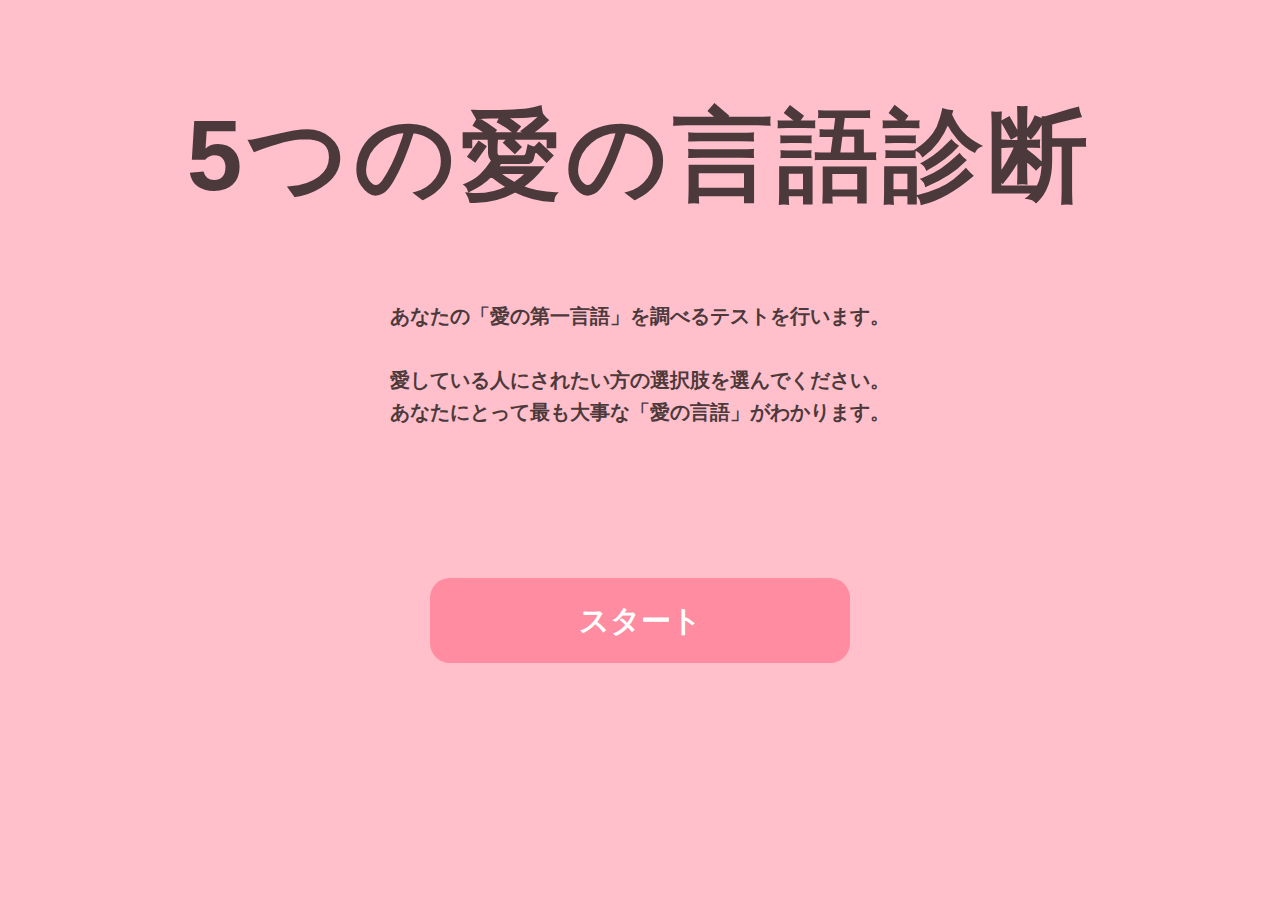
<file: index.html>
<!DOCTYPE html>
<html lang="en">
<head>
    <meta charset="UTF-8">
    <meta name="viewport" content="width=device-width, initial-scale=1.0">
    <title>愛の言葉診断</title>
    <meta charset="utf-8">
    <link rel="stylesheet" type="text/css" href="reset.css">
    <link rel="stylesheet" type="text/css" href="index.css">
</head>
<body>
<div class="fullview">
<!--     <header>
        <div class="container">
                <p class="logo">愛の言語診断</p>
        </div>
    </header> -->
    <div class="content-wrapper">
        <div class="container flexbox">
            <div class="start-content">
                <h1>5つの愛の言語診断</h1>
                <p>あなたの「愛の第一言語」を調べるテストを行います。<br><br>
                    愛している人にされたい方の選択肢を選んでください。<br>
                    あなたにとって最も大事な「愛の言語」がわかります。</p>
                <a class="btn_p wide-btn" href="quiz.html">スタート</a>
            </div>
        </div>
    </div>
</div>
</body>
</html>
</file>
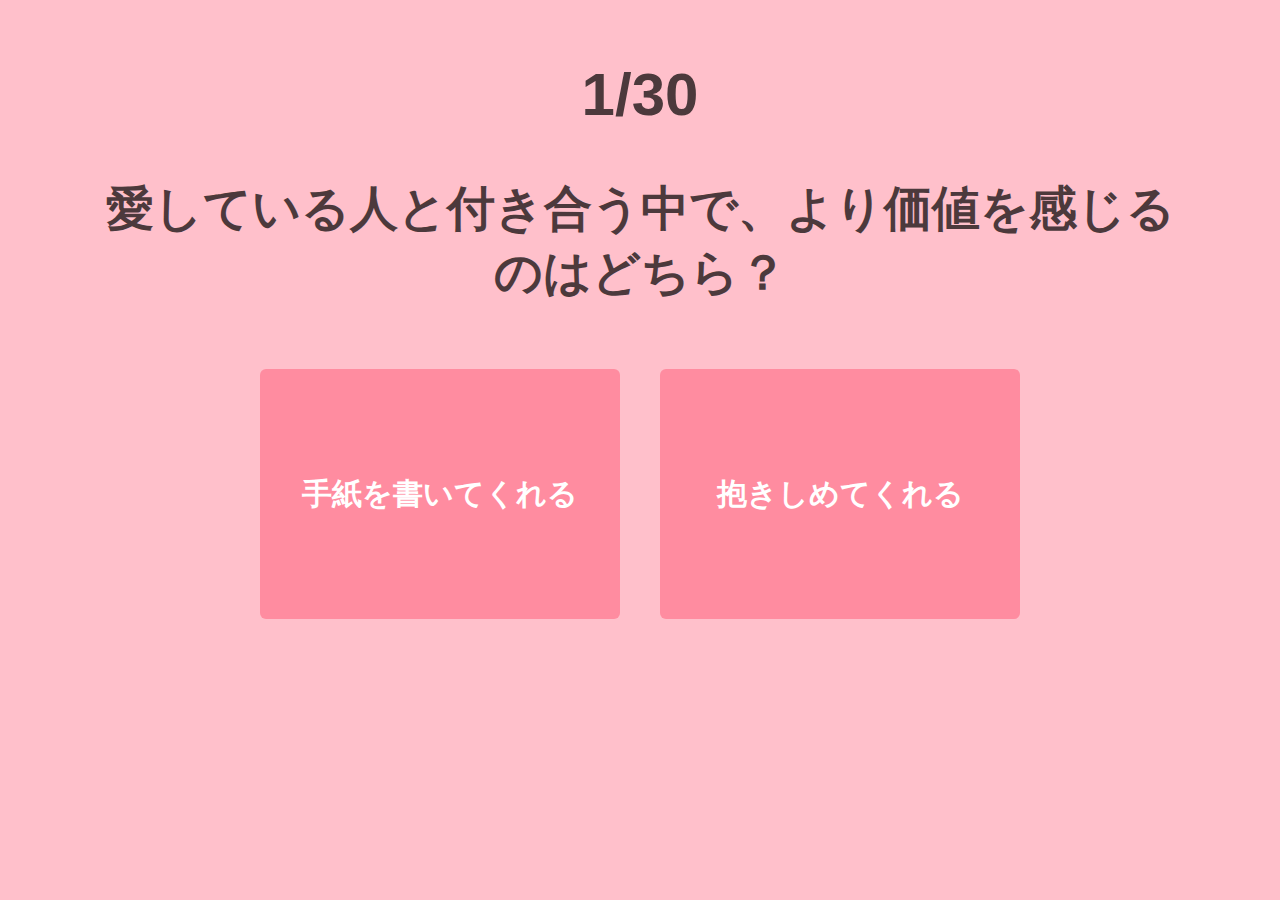
<file: quiz.html>
<html>
<head>
  <meta charset="UTF-8">
  <meta name="viewport" content="width=device-width, initial-scale=1.0">
  <title>愛の言葉診断</title>
  <meta charset="utf-8">
  <link rel="stylesheet" type="text/css" href="index.css">
</head>

<body>
</script>
<div class="fullview">
<!--   <header>
    <div class="container">
            <p class="logo">愛の言語診断</p>
    </div>
  </header> -->
  <div class="choose_box">
        <!-- 質問一覧 -->
      <div class="container flexbox">
        <div class="app-theme">
          <div id="quiz-count"></div>
          <p id="question">愛している人と付き合う中で、より価値を感じるのはどちら？</p>
        </div>
      </div>
      <div class="buttons">
        <!-- 質問1 -->
        <div id="q_01" >
          <ul>
            <li><a class="btn" href="#q_02" data-value="a"><p>手紙を書いてくれる</p></a></li>
            <li><a class="btn" href="#q_02" data-value="e"><p>抱きしめてくれる</p></a></li>
          </ul>
        </div>

        <!-- 質問2 -->
        <div id="q_02" style="display: none;">
          <ul>
            <li><a class="btn" href="#q_03" data-value="b"><p>二人きりで過ごす</p></a></li>
            <li><a class="btn" href="#q_03" data-value="d"><p>仕事を手伝ってもらう</p></a></li>
          </ul>
        </div>

        <!-- 質問3 -->
        <div id="q_03" style="display: none;">
          <ul>
            <li><a class="btn" href="#q_04" data-value="c"><p>プレゼントを贈られる</p></a></li>
            <li><a class="btn" href="#q_04" data-value="b"><p>気軽に雑談する</p></a></li>
          </ul>
        </div>

        <!-- 質問4 -->
        <div id="q_04" style="display: none;">
          <ul>
            <li><a class="btn" href="#q_05" data-value="d"><p>助けてくれる</p></a></li>
            <li><a class="btn" href="#q_05" data-value="e"><p>触れてくれる</p></a></li>
          </ul>
        </div>

        <!-- 質問5 -->
        <div id="q_05" style="display: none;">
          <ul>
            <li><a class="btn" href="#q_06" data-value="e"><P>出かけている時に肩を抱いてくれる</p></a></li>
            <li><a class="btn" href="#q_06" data-value="c"><P>プレゼントで驚かせてくれる</p></a></li>
          </ul>
        </div>

        <!-- 質問6 -->
        <div id="q_06" style="display: none;">
          <ul>
            <li><a class="btn" href="#q_07" data-value="b"><P>一緒に出かける</p></a></li>
            <li><a class="btn" href="#q_07" data-value="e"><P>握手をしたり、てをつなぐ</p></a></li>
          </ul>
        </div>

        <!-- 質問7 -->
        <div id="q_07" style="display: none;">
          <ul>
            <li><a class="btn" href="#q_08" data-value="c"><P>プレゼントをもらう</p></a></li>
            <li><a class="btn" href="#q_08" data-value="a"><P>愛していると伝えられる</p></a></li>
          </ul>
        </div>

        <!-- 質問8 -->
        <div id="q_08" style="display: none;">
          <ul>
            <li><a class="btn" href="#q_09" data-value="e"><P>一緒に座っているとき</p></a></li>
            <li><a class="btn" href="#q_09" data-value="a"><P>「あなたって素敵」と自然に褒められる</p></a></li>
          </ul>
        </div>

        <!-- 質問9 -->
        <div id="q_09" style="display: none;">
          <ul>
            <li><a class="btn" href="#q_10" data-value="b"><P>ただ一緒に時間を過ごす</p></a></li>
            <li><a class="btn" href="#q_10" data-value="c"><P>ちょっとしたプレゼントをもらう</p></a></li>
          </ul>
        </div>

        <!-- 質問10 -->
        <div id="q_10" style="display: none;">
          <ul>
            <li><a class="btn" href="#q_11" data-value="a"><P>「誇りに思っている」と言われる</p></a></li>
            <li><a class="btn" href="#q_11" data-value="d"><P>（家事などの）仕事を手伝ってくれる</p></a></li>
          </ul>
        </div>

        <!-- 質問11 -->
        <div id="q_11" style="display: none;">
          <ul>
            <li><a class="btn" href="#q_12" data-value="b"><P>何かを一緒にする</p></a></li>
            <li><a class="btn" href="#q_12" data-value="a"><P>励ましの言葉をかけられる</p></a></li>
          </ul>
        </div>

        <!-- 質問12 -->
        <div id="q_12" style="display: none;">
          <ul>
            <li><a class="btn" href="#q_13" data-value="d"><P>口でいうだけではなく、実際に助けてくれる</p></a></li>
            <li><a class="btn" href="#q_13" data-value="e"><P>抱きしめて、つながりを感じさせてくれる</p></a></li>
          </ul>
        </div>

        <!-- 質問13 -->
        <div id="q_13" style="display: none;">
          <ul>
            <li><a class="btn" href="#q_14" data-value="a"><P>褒めてくれる</p></a></li>
            <li><a class="btn" href="#q_14" data-value="c"><P>とても気にかけていることを、示してくれる</p></a></li>
          </ul>
        </div>

        <!-- 質問14 -->
        <div id="q_14" style="display: none;">
          <ul>
            <li><a class="btn" href="#q_15" data-value="b"><P>ただ一緒にいてくれる</p></a></li>
            <li><a class="btn" href="#q_15" data-value="e"><P>背中をさすってくれる</p></a></li>
          </ul>
        </div>

        <!-- 質問15 -->
        <div id="q_15" style="display: none;">
          <ul>
            <li><a class="btn" href="#q_16" data-value="a"><P>あなたが達成したことを喜んでくれる</p></a></li>
            <li><a class="btn" href="#q_16" data-value="d"><P>あなたのために、面倒なことをしてくれる</p></a></li>
          </ul>
        </div>

        <!-- 質問16 -->
        <div id="q_16" style="display: none;">
          <ul>
            <li><a class="btn" href="#q_17" data-value="e"><P>近くにいてくれること</p></a></li>
            <li><a class="btn" href="#q_17" data-value="b"><P>あなたの好きなことに興味を持ってくれる</p></a></li>
          </ul>
        </div>

        <!-- 質問17 -->
        <div id="q_17" style="display: none;">
          <ul>
            <li><a class="btn" href="#q_18" data-value="d"><P>大切な仕事や企画を手伝ってくれる</p></a></li>
            <li><a class="btn" href="#q_18" data-value="c"><P>素晴らしいプレゼントをくれる</p></a></li>
          </ul>
        </div>

        <!-- 質問18 -->
        <div id="q_18" style="display: none;">
          <ul>
            <li><a class="btn" href="#q_19" data-value="a"><P>容姿をほめてくれる</p></a></li>
            <li><a class="btn" href="#q_19" data-value="b"><P>話を聞いてくれて、気持ちを理解してくれる</p></a></li>
          </ul>
        </div>

        <!-- 質問19 -->
        <div id="q_19" style="display: none;">
          <ul>
            <li><a class="btn" href="#q_20" data-value="e"><P>出かけるときに、触れていられる</p></a></li>
            <li><a class="btn" href="#q_20" data-value="d"><P>家事や雑用を手伝ってくれる</p></a></li>
          </ul>
        </div>

        <!-- 質問20 -->
        <div id="q_20" style="display: none;">
          <ul>
            <li><a class="btn" href="#q_21" data-value="d"><P>特別なことをして、助けてくれる</p></a></li>
            <li><a class="btn" href="#q_21" data-value="c"><P>真剣に悩んで選んだプレゼントをくれる</p></a></li>
          </ul>
        </div>

        <!-- 質問21 -->
        <div id="q_21" style="display: none;">
          <ul>
            <li><a class="btn" href="#q_22" data-value="b"><P>２人で話しているときに、スマホに触れないでいてくれる</p></a></li>
            <li><a class="btn" href="#q_22" data-value="d"><P>あなたが困っているときに、全力で助けてくれる</p></a></li>
          </ul>
        </div>

        <!-- 質問22 -->
        <div id="q_22" style="display: none;">
          <ul>
            <li><a class="btn" href="#q_23" data-value="c"><P>贈り物をくれるであろう記念日を楽しみにしているとき</p></a></li>
            <li><a class="btn" href="#q_23" data-value="a"><P>「感謝してる」と伝えてくれるとき</p></a></li>
          </ul>
        </div>

        <!-- 質問23 -->
        <div id="q_23" style="display: none;">
          <ul>
            <li><a class="btn" href="#q_24" data-value="c"><P>しばらく会えなかった時、ちょっとした贈り物をくれる</p></a></li>
            <li><a class="btn" href="#q_24" data-value="d"><P>家事や雑用をストレスに感じているとき、代わりにしてくれる</p></a></li>
          </ul>
        </div>

        <!-- 質問24 -->
        <div id="q_24" style="display: none;">
          <ul>
            <li><a class="btn" href="#q_25" data-value="b"><P>ただ静かにあなたの話を聞いてくれる</p></a></li>
            <li><a class="btn" href="#q_25" data-value="c"><P>記念日に、プレゼントをくれる</p></a></li>
          </ul>
        </div>

        <!-- 質問25 -->
        <div id="q_25" style="display: none;">
          <ul>
            <li><a class="btn" href="#q_26" data-value="d"><P>あなたが疲れているときに、手助けしてくれる</p></a></li>
            <li><a class="btn" href="#q_26" data-value="b"><P>一緒に遠くへ出かけてくれる</p></a></li>
          </ul>
        </div>

        <!-- 質問26 -->
        <div id="q_26" style="display: none;">
          <ul>
            <li><a class="btn" href="#q_27" data-value="e"><P>肩や腕に触れ、気にかけている気持ちを伝えてくれる</p></a></li>
            <li><a class="btn" href="#q_27" data-value="c"><P>理由もなく、普通の日にプレゼントをくれる</p></a></li>
          </ul>
        </div>

        <!-- 質問27 -->
        <div id="q_27" style="display: none;">
          <ul>
            <li><a class="btn" href="#q_28" data-value="a"><P>励ましの言葉をかけてくれる</p></a></li>
            <li><a class="btn" href="#q_28" data-value="b"><P>一緒に趣味をしたり、何かに取り組む</p></a></li>
          </ul>
        </div>

        <!-- 質問28 -->
        <div id="q_28" style="display: none;">
          <ul>
            <li><a class="btn" href="#q_29" data-value="c"><P>感謝の気持ちを込めた贈り物で驚かせてくれる</p></a></li>
            <li><a class="btn" href="#q_29" data-value="e"><P>親しみを伝えるために、頻繁にスキンシップする</p></a></li>
          </ul>
        </div>

        <!-- 質問29 -->
        <div id="q_29" style="display: none;">
          <ul>
            <li><a class="btn" href="#q_30" data-value="d"><P>すごく忙しい時でも、あなたを助けてくれる</p></a></li>
            <li><a class="btn" href="#q_30" data-value="a"><P>「感謝しています」と伝えてくれる</p></a></li>
          </ul>
        </div>

        <!-- 質問30 -->
        <div id="q_30" style="display: none;">
          <ul>
            <li><a class="btn end" data-value="e"><P>しばらく会えていなかったときに、ハグする</p></a></li>
            <li><a class="btn end" data-value="a"><P>「あなたが大切なんです」と伝えられる</p></a></li>
          </ul>
        </div>
      </div>



<!-- ここから以下回答 -->
  <!-- 回答の答え1 -->
     <div id="answer_01" class="result" style="display: none;">
      <div class="result_theme ">
            <img class="type-image">
            <p class="result_title">あなたの愛の言語は</p>
            <div class="result_type "></div>
            <div class="result_message"></div>
      </div>

      <div class="result_discription0 container flexbox">
        <div class="result-percentage">
          <img id="type-image-percentage" src="images/image-words.svg">
            <p>肯定の言葉</p>
          <div class="percentage" id="resultA"></div>
        </div>
        <div class="result-percentage">
          <img id="type-image-percentage" src="images/image-time.svg">
          <p>充実した時間</p>
          <div class="percentage" id="resultB"></div>
        </div>
        <div class="result-percentage">
          <img id="type-image-percentage" src="images/image-present.svg">
          <p>プレゼント</p>
          <div class="percentage" id="resultC"></div>
        </div>
        <div class="result-percentage">
         <img id="type-image-percentage" src="images/image-volunteer.svg">
          <p>奉仕行動</p>
          <div class="percentage" id="resultD"></div>
        </div>
        <div class="result-percentage">
          <img id="type-image-percentage" src="images/image-contact.svg">
          <p>スキンシップ</p>
          <div class="percentage" id="resultE"></div> 
        </div>
      </div>
      <div class="return-btn">
        <a class="wide-btn" href="index.html">もどる</a>
      </div>
    </div>

 </div>
</div>
  <script src="https://ajax.googleapis.com/ajax/libs/jquery/1.11.1/jquery.min.js"></script>
  <script type="text/javascript" src="index.js"></script>
</body>
</html>
</file>
<file: index.css>
body {
    margin: 0;
    padding: 0;
    font-family: -apple-system, BlinkMacSystemFont, "Helvetica Neue", "Segoe UI", "Yu Gothic", YuGothic, sans-serif;
    color:#4C393C;
    background-color: pink;
  }

   .container {
    margin: 0 auto;
    max-width: 1100px;
    width: 85%;
  }

  .flexbox{
    display: flex;
    justify-content: space-around;
  }
  .fullview{
    margin: 0 auto;
  }

/* header */
  header {
    height: 58px;
    width: 100%;
    background-color: #4C393C;   
    margin-top: 0; 
  }
  .logo{
    color: white;
    text-align: center;
    font-style: bold;
    padding-top: 10px;
    font-size: 20px;
  }
  .content-wrapper{
    margin: 0 0;
    text-align: center;
    padding: 80px 0 100px 0;
    width: 100%;
  }
  .content-wrapper h1{
    font-size: 100px;
    letter-spacing: 5px;
    margin-bottom: 70px;
  }

  .start-content p{
    width: 90%;
    margin: 0 auto;
    font-weight: 600;
    font-size: 20px;
    margin-bottom: 150px;
    line-height: 32px;
  }
  footer{
    width: 100%;
    background-color: #4C393C;
    position: absolute;/*←絶対位置*/
    bottom: 0; /*下に固定*/ 
    text-align: center;  
    color: white;
  }


  /*quiz*/

  .choose_box {
    text-align: center;
  }

  .buttons ul{
    display: flex;
    justify-content: center;
  }
  
  .buttons li{
    list-style: none;
    text-align: center;
    display: flex;
    justify-content: space-between;
    flex-basis: 400px;
    flex-shrink: 1;
    position: relative;
  }
  
  .choose_box ul li a {
    position: absolute;
    color: #fff;
    display: inline-block;
    background-color: #FF8CA0;
    font-weight: 600;
    font-size: 30px;
    height: 250px;
    width: 90%;
    text-decoration: none;
    -webkit-border-radius: 6px;
    -moz-border-radius: 6px;
    border-radius: 6px;
  }

  .choose_box ul li a p{
  margin: 0px 0px 0px 0px;
  padding: 0px 0px 0px 0px;
  width: 90%;
  position: absolute;
  top: 50%; /*親要素を起点に上から50%*/
  left: 50%;  /*親要素を起点に左から50%*/
  transform: translateY(-50%) translateX(-50%); /*要素の大きさの半分ずつを戻す*/
  -webkit-transform: translateY(-50%) translateX(-50%);
  }

  .choose_box ul li a:hover :active {
     background-color: #FFA9BB;
    color: #FFf;
      -webkit-transition: 0.1s;
      -moz-transition: 0.1s;
      -o-transition: 0.1s;
      transition: 0.1s;
  }
  .app-theme{
    text-align: center;
    margin-top: 60px;
  }
  #quiz-count{
    font-size: 60px;
    font-weight: 600;
    display: block;
    color:#4C393C;
  }
  .app-theme p {
    color:#4C393C;
    font-size: 48px;
    font-weight: 600;
  }
  
  /*result-----------------*/
  .result_theme{
    background-color: white;
    margin: 50px auto;
    padding: 20px 10px 52px 10px;
    border-radius: 10px;
    max-width: 1100px;
    width: 85%;
    text-align: center;
  }
  .type-image{
    width: 186px;
    height: auto;
  }

  .result_type h4 {
      margin: 0px 0 30px 0;
      font-size: 48px;
      font-weight: 600;
    }  
  .result_title{
      margin-top: 8px;
      font-size: 24px;
      font-weight: 600;
      margin-bottom: 0px;
  }
  .result_message{
    margin: 0px auto;
    padding: 0px;
    font-size: 20px;
    font-weight: 300;
    max-width: 800px;
  }  
  .result_discription0 {
      text-align: center;
      flex-wrap: wrap;
  }
  .result-percentage{
    margin-bottom: 50px;
  }
  
  #type-image-percentage{
    width: 100px;
    height: auto;
  } 
  .result-percentage p{
    font-size: 24px;
    font-weight: 600;
    margin: 13px 0 0px 0;
  } 
  .result-percentage .percentage{
    font-size: 48px;
    font-weight: 600;
  } 

  .wide-btn {
    display: inline-block;
    text-align: center;
    text-decoration: none;
    color: #fff;
    background-color: #FF8CA0;
    max-width: 420px;
    width: 90%;
    padding: 20px 10px;
    border-radius: 20px;
    font-size: 30px;
    font-weight: 600;
    margin-bottom: 50px;
  }
  
  .wide-btn:hover :active{
      background-color: #FFA9BB;
      transition: 0.1s;
  }
  
  
  
  @media screen and (max-width: 960px) {
    /*index*/
    .container {
      width: 95%;
    }
    .content-wrapper{
      padding: 80px 0 100px 0;
    }
    .content-wrapper h1{
      font-size: 60px;
      line-height: 70px;
    letter-spacing: 3px;
    margin-bottom: 40px;
    }
    .start-content p{
      margin-bottom: 50px;
      font-size: 16px;
    }
    /*quiz*/
    .app-theme{
      margin-top: 30px;
    }
    #quiz-count{
      font-size: 34px;
    }
    .app-theme p {
      font-size: 34px;
    }
    .choose_box ul li a {
      font-size: 20px;
      height: 200px;
    }
    /*result*/
    .result_theme{
      margin: 30px auto;
      padding: 20px 20px 40px 20px;
    }
    .type-image{
      width: 100px;
      height: 80px;
    }
  
    .result_type h4 {
      margin: 0px 0 25px 0;
      font-size: 48px;
      font-weight: 600;
    }  
    .result_title{
      font-size: 24px;
    }
    .result_message{
      font-size: 18px;
      max-width: 400px;
    }  
    .result-percentage img{
      width: 75px;
      height: 60px;
    } 
    .result-percentage p{
      margin: 5px 0 0px 0;
    } 
    .result-percentage{
      margin-bottom: 30px;
    }

    .wide-btn {
      padding: 15px 10px;
      font-size: 26px;
    }
  }

  @media screen and (max-width: 640px) {
    /*index*/
    .content-wrapper{
      padding: 30px 0 100px 0;
    }
    .content-wrapper h1{
      font-size: 32px;
      line-height: 50px;
      letter-spacing: 1px;
      margin-bottom: 28px;
    }
    .start-content p{
      margin-bottom: 20px;
      line-height: 20px;
    }
    /*quiz*/
    .app-theme{
      margin-top: 20px;
    }
    #quiz-count{
      font-size: 30px;
    }
    .app-theme p {
      font-size: 24px;
    }
    .choose_box ul{
      padding-left: 20px;
    }

    .choose_box ul li a {
      font-size: 18px;
      height: 150px;
    }
    /*result*/
    .result_theme{
      margin: 10px auto;
      padding: 10px 20px 20px 20px;
    }
    .type-image{
      width: 60px;
      height: auto;
    }
  
    .result_type h4 {
      margin: 0px 0 5px 0;
      font-size: 30px;
      font-weight: 600;
    }  
    .result_title{
      font-size: 16px;
    }
    .result_message{
      font-size: 16px;
      max-width: 400px;
    }  
    #type-image-percentage{
      width: 50px;
      height: auto;
    } 
    .result-percentage p{
      font-size: 10px;
    } 
    .result-percentage{
      margin-bottom: 15px;
    }
    .result-percentage .percentage{
      font-size: 24px;
    } 
    .return-btn .wide-btn {
      padding: 15px 10px;
      font-size: 26px;
      margin-bottom: 0px;
    }
  }
</file>
